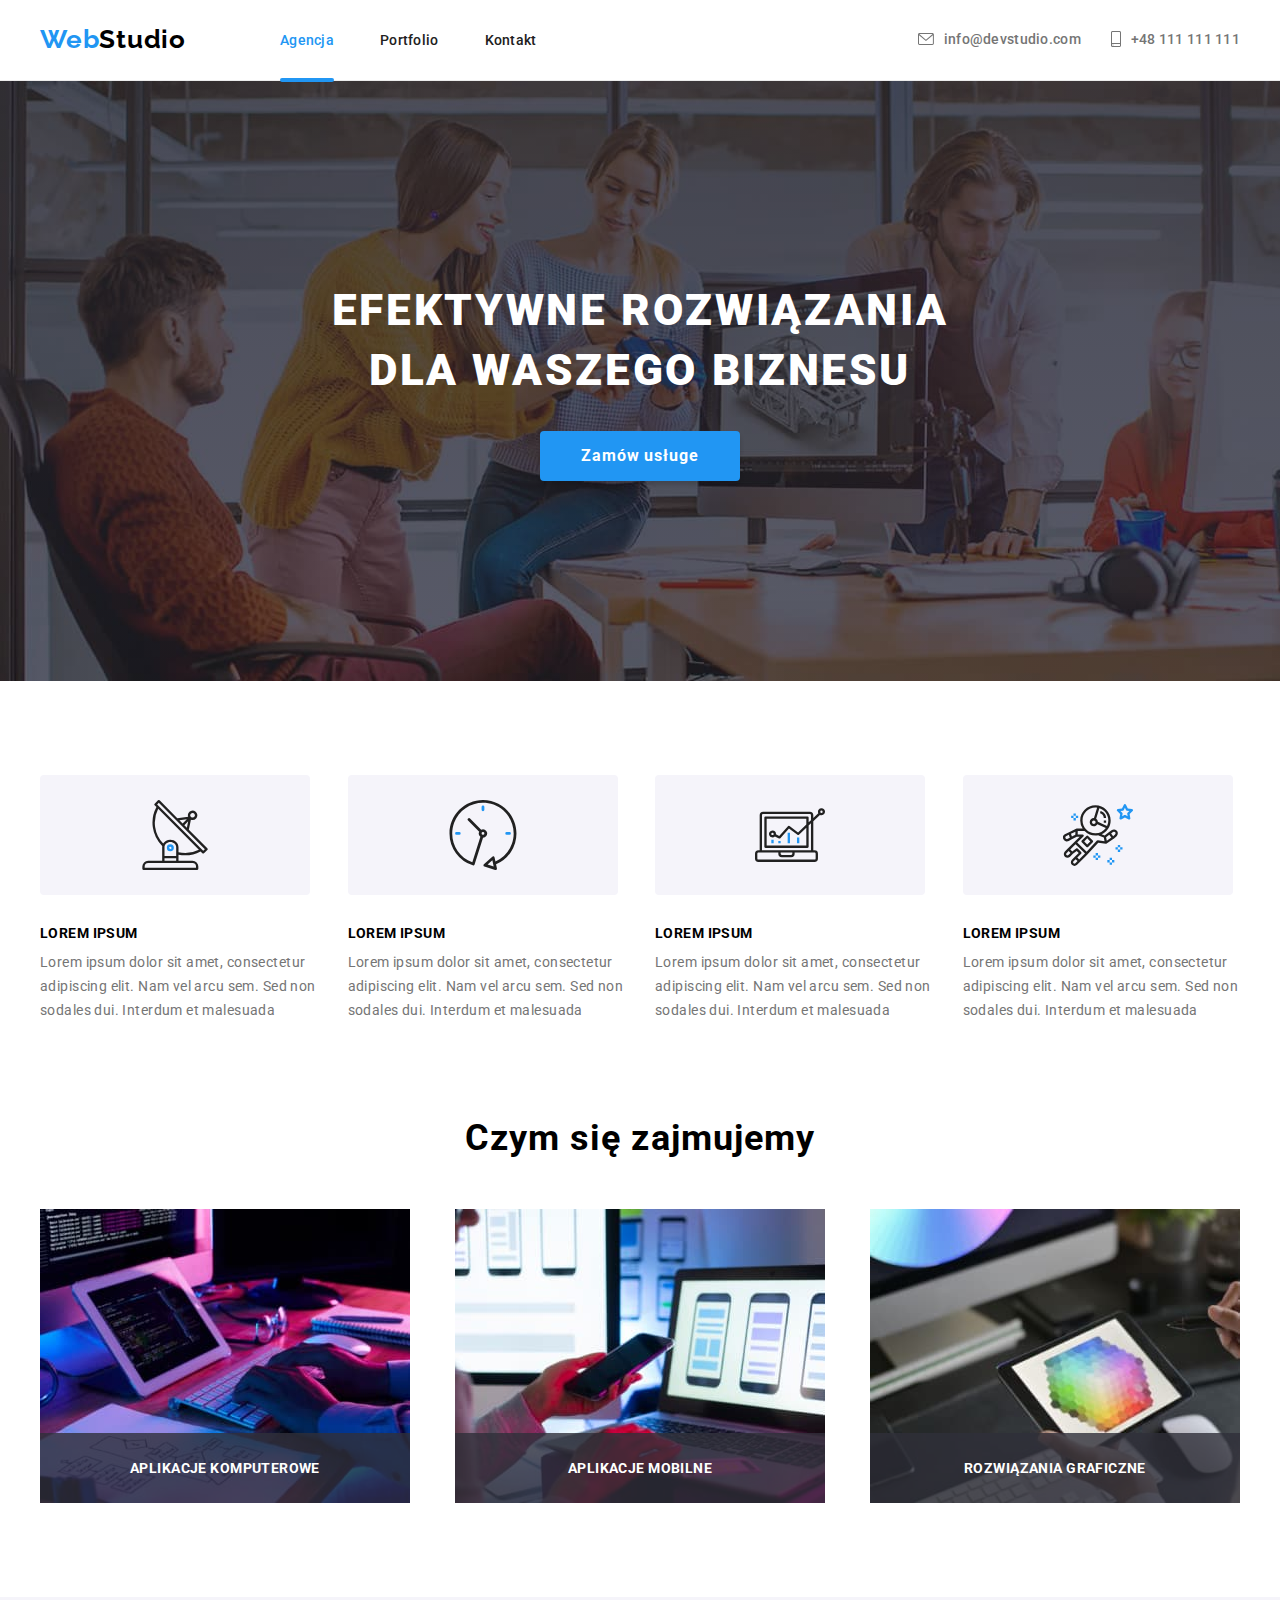
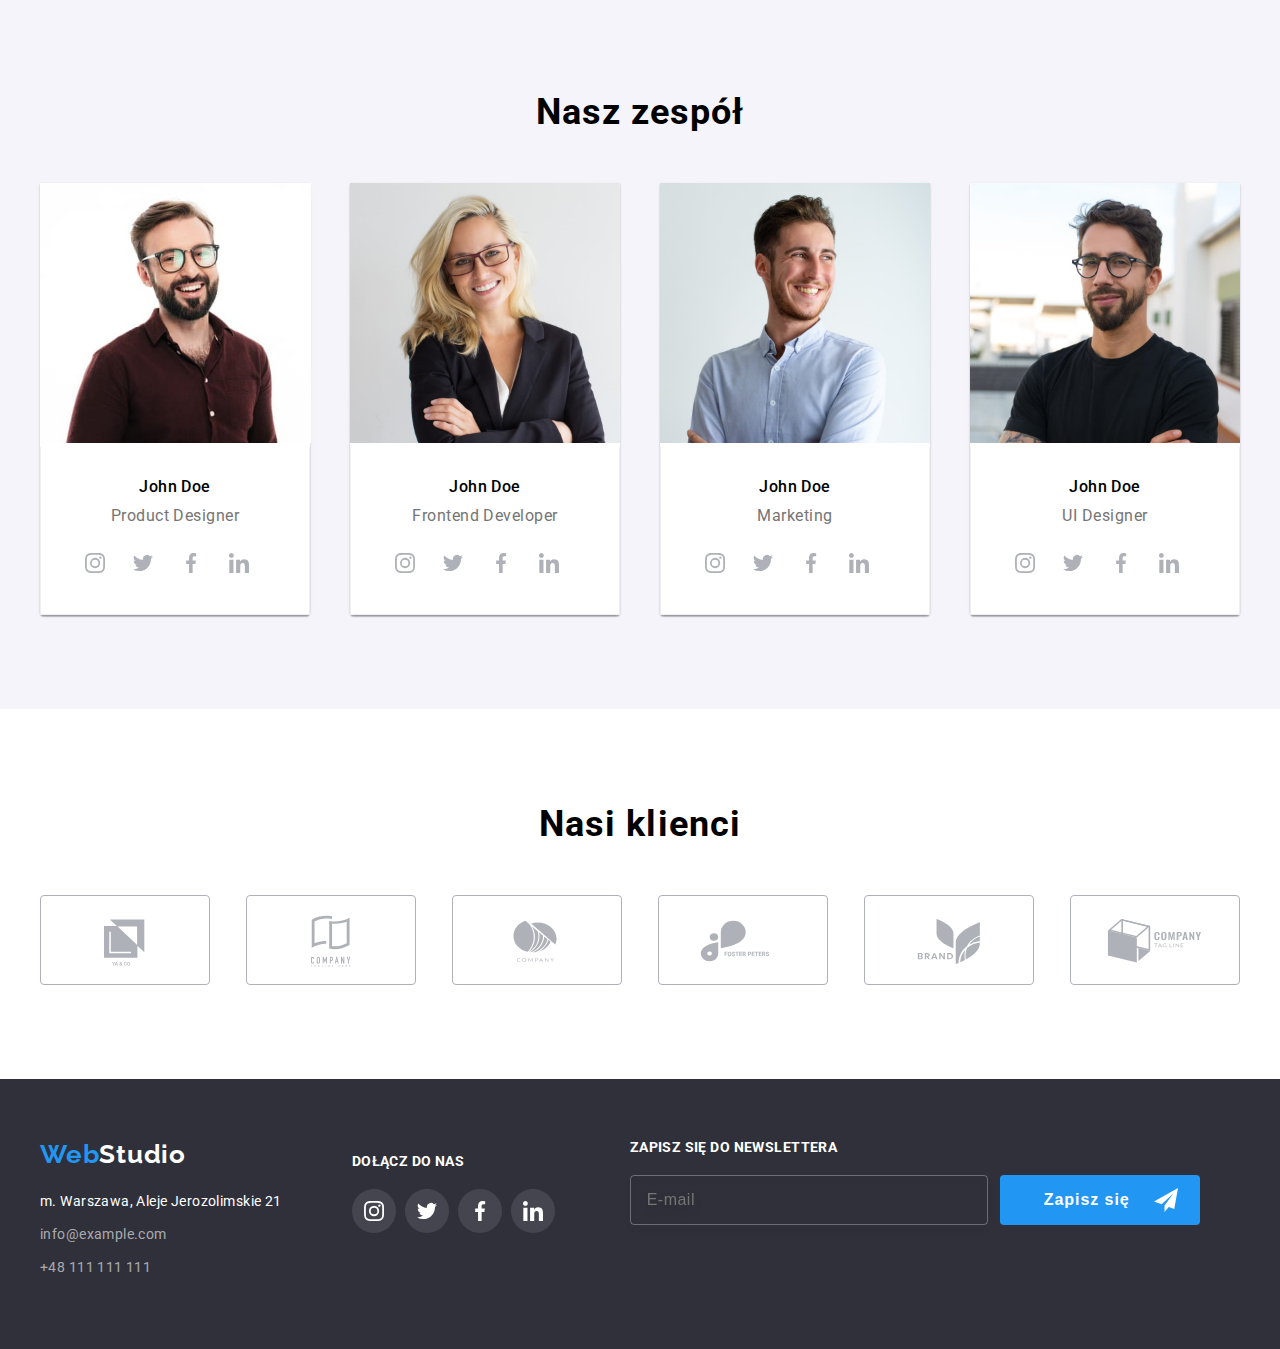
<file: index.html>
<!DOCTYPE html>
<html lang="pl">
  <head>
    <meta charset="UTF-8" />
    <meta http-equiv="X-UA-Compatible" content="IE=edge" />
    <meta
      name="description"
      content="GoIT Full Stack Developer Repozytorium: goit-markup-hw-04444"
    />
    <title>WebStudio</title>
    <link rel="preconnect" href="https://fonts.googleapis.com" />
    <link rel="preconnect" href="https://fonts.gstatic.com" crossorigin />
    <link
      href="https://fonts.googleapis.com/css2?family=Raleway:wght@700&amp;family=Roboto:wght@400;500;700;900&amp;display=swap"
      rel="stylesheet"
    />
    <link href="./css/styles.css" rel="stylesheet" />
  </head>
  <!-- body -->
  <body>
    <!-- header  -->
    <header>
      <div class="container flex">
        <nav class="flex flex--menu-gap">
          <a href="" class="logo__font"
            >Web<span class="logo__font logo__font--black">Studio</span></a
          >
          <ul class="flex menu__list">
            <li class="menu__item">
              <a href="./index.html" class="menu__link is-active">Agencja</a>
            </li>

            <li class="menu__item">
              <a href="./portfolio.html" class="menu__link">Portfolio</a>
            </li>
            <li class="menu__item">
              <a href="#" class="menu__link">Kontakt</a>
            </li>
          </ul>
        </nav>
        <ul class="flex contact__list">
          <li class="contact__item">
            <a href="mailto:info@devstudio.com" class="contact__link">
              <svg width="16" height="12" class="contact__icon">
                <use href="./images/icons.svg#icon-envelope"></use></svg
              >info@devstudio.com
            </a>
          </li>
          <li>
            <a href="tel:+48&nbsp111&nbsp111&nbsp111" class="contact__link">
              <svg width="10" height="16" class="contact__icon">
                <use href="./images/icons.svg#icon-smartphone"></use></svg
              >+48 111 111 111
            </a>
          </li>
        </ul>
      </div>
    </header>
    <!-- end header -->
    <main id="main">
      <section class="hero">
        <div class="hero__content">
          <h1 class="hero__title">
            EFEKTYWNE ROZWIĄZANIA<br />
            DLA WASZEGO BIZNESU
          </h1>
          <button type="button" class="hero__btn" data-modal-open>Zamów usługe</button>
        </div>
      </section>
      <!-- Section 0 - Nasze atrybuty  -->
      <section class="section">
        <div class="container">
          <ul class="flex">
            <li>
              <div class="card__box">
                <svg class="card__icon" width="70" height="70">
                  <use href="./images/icons.svg#icon-antenna"></use>
                </svg>
              </div>
              <h3 class="card__title-primary">LOREM IPSUM</h3>
              <p class="card__description-primary">
                Lorem ipsum dolor sit amet, consectetur adipiscing elit. Nam vel arcu sem. Sed non
                sodales dui. Interdum et malesuada
              </p>
            </li>
            <li>
              <div class="card__box">
                <svg class="card__icon" width="70" height="70">
                  <use href="./images/icons.svg#icon-clock"></use>
                </svg>
              </div>
              <h3 class="card__title-primary">LOREM IPSUM</h3>
              <p class="card__description-primary">
                Lorem ipsum dolor sit amet, consectetur adipiscing elit. Nam vel arcu sem. Sed non
                sodales dui. Interdum et malesuada
              </p>
            </li>
            <li>
              <div class="card__box">
                <svg class="card__icon" width="70" height="70">
                  <use href="./images/icons.svg#icon-diagram"></use>
                </svg>
              </div>
              <h3 class="card__title-primary">LOREM IPSUM</h3>
              <p class="card__description-primary">
                Lorem ipsum dolor sit amet, consectetur adipiscing elit. Nam vel arcu sem. Sed non
                sodales dui. Interdum et malesuada
              </p>
            </li>
            <li>
              <div class="card__box">
                <svg class="card__icon" width="70" height="70">
                  <use href="./images/icons.svg#icon-astronaut"></use>
                </svg>
              </div>
              <h3 class="card__title-primary">LOREM IPSUM</h3>
              <p class="card__description-primary">
                Lorem ipsum dolor sit amet, consectetur adipiscing elit. Nam vel arcu sem. Sed non
                sodales dui. Interdum et malesuada
              </p>
            </li>
          </ul>
        </div>
      </section>
      <!-- end Section - 0 -->
      <!-- Section 1 - Czym się zajmujemy -->
      <section class="section section--pt">
        <div class="container">
          <h2>Czym się zajmujemy</h2>
          <ul class="flex">
            <li class="card__thumb">
              <img
                src="./images/section1_1.jpg"
                alt="Tablet i klawiatura programisty"
                height="294"
                class="block"
              />
              <h3 class="card__title-primary card__label">Aplikacje komputerowe</h3>
            </li>
            <li class="card__thumb">
              <img
                src="./images/section1_2.jpg"
                alt="Laptop i smartfon - narzędzia współczesnego programisty"
                height="294"
                class="block"
              />
              <h3 class="card__title-primary card__label">Aplikacje mobilne</h3>
            </li>
            <li class="card__thumb">
              <img src="./images/section1_3.jpg" alt="Paleta kolorów" height="294" class="block" />
              <h3 class="card__title-primary card__label">Rozwiązania graficzne</h3>
            </li>
          </ul>
        </div>
      </section>
      <!-- end Section 1 - Czym się zajmujemy -->
      <!-- Section 2 - Nasz zespół -->
      <section class="section" style="background: #f5f4fa">
        <div class="container">
          <h2>Nasz zespół</h2>
          <ul class="flex">
            <li>
              <figure class="card">
                <img src="./images/section2_1.jpg" alt="John Doe - Product Designer" height="260" />
                <figcaption class="card__caption">
                  <h3 class="card__title-secondary">John Doe</h3>
                  <p class="card__description-secondary">Product Designer</p>
                  <!-- social link -->
                  <ul class="link-list">
                    <!-- instagram link -->
                    <li class="link-list__item">
                      <a
                        href="https://www.instagram.com/"
                        target="_blank"
                        rel="noopener noreferrer"
                        class="link-list__link"
                      >
                        <svg width="44" height="44">
                          <use href="./images/icons.svg#icon-instagram"></use>
                        </svg>
                      </a>
                    </li>
                    <!-- twitter link -->
                    <li class="link-list__item">
                      <a
                        href="https://twitter.com/"
                        target="_blank"
                        rel="noopener noreferrer"
                        class="link-list__link"
                      >
                        <svg width="44" height="44">
                          <use href="./images/icons.svg#icon-twitter"></use>
                        </svg>
                      </a>
                    </li>
                    <!-- facebook link -->
                    <li class="link-list__item">
                      <a
                        href="https://www.facebook.com/"
                        target="_blank"
                        rel="noopener noreferrer"
                        class="link-list__link"
                      >
                        <svg width="44" height="44">
                          <use href="./images/icons.svg#icon-facebook"></use>
                        </svg>
                      </a>
                    </li>
                    <!-- linkedin link -->
                    <li class="link-list__item">
                      <a
                        href="https://pl.linkedin.com/"
                        target="_blank"
                        rel="noopener noreferrer"
                        class="link-list__link"
                      >
                        <svg width="44" height="44">
                          <use href="./images/icons.svg#icon-linkedin"></use>
                        </svg>
                      </a>
                    </li>
                  </ul>
                  <!-- end social link -->
                </figcaption>
              </figure>
            </li>
            <li>
              <figure class="card">
                <img
                  src="./images/section2_2.jpg"
                  alt="John Doe - Frontend Developer"
                  height="260"
                />
                <figcaption class="card__caption">
                  <h3 class="card__title-secondary">John Doe</h3>
                  <p class="card__description-secondary">Frontend Developer</p>
                  <!-- social link -->
                  <ul class="link-list">
                    <!-- instagram link -->
                    <li class="link-list__item">
                      <a
                        href="https://www.instagram.com/"
                        target="_blank"
                        rel="noopener noreferrer"
                        class="link-list__link"
                      >
                        <svg width="44" height="44">
                          <use href="./images/icons.svg#icon-instagram"></use>
                        </svg>
                      </a>
                    </li>
                    <!-- twitter link -->
                    <li class="link-list__item">
                      <a
                        href="https://twitter.com/"
                        target="_blank"
                        rel="noopener noreferrer"
                        class="link-list__link"
                      >
                        <svg width="44" height="44">
                          <use href="./images/icons.svg#icon-twitter"></use>
                        </svg>
                      </a>
                    </li>
                    <!-- facebook link -->
                    <li class="link-list__item">
                      <a
                        href="https://www.facebook.com/"
                        target="_blank"
                        rel="noopener noreferrer"
                        class="link-list__link"
                      >
                        <svg width="44" height="44">
                          <use href="./images/icons.svg#icon-facebook"></use>
                        </svg>
                      </a>
                    </li>
                    <!-- linkedin link -->
                    <li class="link-list__item">
                      <a
                        href="https://pl.linkedin.com/"
                        target="_blank"
                        rel="noopener noreferrer"
                        class="link-list__link"
                      >
                        <svg width="44" height="44">
                          <use href="./images/icons.svg#icon-linkedin"></use>
                        </svg>
                      </a>
                    </li>
                  </ul>
                  <!-- end social link -->
                </figcaption>
              </figure>
            </li>
            <li>
              <figure class="card">
                <img src="./images/section2_3.jpg" alt="John Doe - Marketing" height="260" />
                <figcaption class="card__caption">
                  <h3 class="card__title-secondary">John Doe</h3>
                  <p class="card__description-secondary">Marketing</p>
                  <!-- social link -->
                  <ul class="link-list">
                    <!-- instagram link -->
                    <li class="link-list__item">
                      <a
                        href="https://www.instagram.com/"
                        target="_blank"
                        rel="noopener noreferrer"
                        class="link-list__link"
                      >
                        <svg width="44" height="44">
                          <use href="./images/icons.svg#icon-instagram"></use>
                        </svg>
                      </a>
                    </li>
                    <!-- twitter link -->
                    <li class="link-list__item">
                      <a
                        href="https://twitter.com/"
                        target="_blank"
                        rel="noopener noreferrer"
                        class="link-list__link"
                      >
                        <svg width="44" height="44">
                          <use href="./images/icons.svg#icon-twitter"></use>
                        </svg>
                      </a>
                    </li>
                    <!-- facebook link -->
                    <li class="link-list__item">
                      <a
                        href="https://www.facebook.com/"
                        target="_blank"
                        rel="noopener noreferrer"
                        class="link-list__link"
                      >
                        <svg width="44" height="44">
                          <use href="./images/icons.svg#icon-facebook"></use>
                        </svg>
                      </a>
                    </li>
                    <!-- linkedin link -->
                    <li class="link-list__item">
                      <a
                        href="https://pl.linkedin.com/"
                        target="_blank"
                        rel="noopener noreferrer"
                        class="link-list__link"
                      >
                        <svg width="44" height="44">
                          <use href="./images/icons.svg#icon-linkedin"></use>
                        </svg>
                      </a>
                    </li>
                  </ul>
                  <!-- end social link -->
                </figcaption>
              </figure>
            </li>
            <li>
              <figure class="card">
                <img src="./images/section2_4.jpg" alt="John Doe - UI Designer" height="260" />
                <figcaption class="card__caption">
                  <h3 class="card__title-secondary">John Doe</h3>
                  <p class="card__description-secondary">UI Designer</p>
                  <!-- social link -->
                  <ul class="link-list">
                    <!-- instagram link -->
                    <li class="link-list__item">
                      <a
                        href="https://www.instagram.com/"
                        target="_blank"
                        rel="noopener noreferrer"
                        class="link-list__link"
                      >
                        <svg width="44" height="44">
                          <use href="./images/icons.svg#icon-instagram"></use>
                        </svg>
                      </a>
                    </li>
                    <!-- twitter link -->
                    <li class="link-list__item">
                      <a
                        href="https://twitter.com/"
                        target="_blank"
                        rel="noopener noreferrer"
                        class="link-list__link"
                      >
                        <svg width="44" height="44">
                          <use href="./images/icons.svg#icon-twitter"></use>
                        </svg>
                      </a>
                    </li>
                    <!-- facebook link -->
                    <li class="link-list__item">
                      <a
                        href="https://www.facebook.com/"
                        target="_blank"
                        rel="noopener noreferrer"
                        class="link-list__link"
                      >
                        <svg width="44" height="44">
                          <use href="./images/icons.svg#icon-facebook"></use>
                        </svg>
                      </a>
                    </li>
                    <!-- linkedin link -->
                    <li class="link-list__item">
                      <a
                        href="https://pl.linkedin.com/"
                        target="_blank"
                        rel="noopener noreferrer"
                        class="link-list__link"
                      >
                        <svg width="44" height="44">
                          <use href="./images/icons.svg#icon-linkedin"></use>
                        </svg>
                      </a>
                    </li>
                  </ul>
                  <!-- end social link -->
                </figcaption>
              </figure>
            </li>
          </ul>
        </div>
      </section>
      <!-- end Section 2 - Nasz zespół -->
    </main>
    <!-- end main -->
    <!-- Nasi klienci -->
    <section id="clients" class="section">
      <div class="container">
        <h2>Nasi klienci</h2>
        <ul class="flex">
          <!-- logo client 1 -->
          <li class="card__logo">
            <!-- <figure class="card__logo"> -->
            <a
              href="https://twitter.com/"
              target="_blank"
              rel="noopener noreferrer"
              class="link-list__link"
            >
              <svg width="106" height="60">
                <use href="./images/icons.svg#icon-Logo_client_1"></use>
              </svg>
            </a>
            <!-- </figure> -->
          </li>
          <!-- logo client 2 -->
          <li class="card__logo">
            <!-- <figure class="card__logo"> -->
            <a
              href="https://twitter.com/"
              target="_blank"
              rel="noopener noreferrer"
              class="link-list__link"
            >
              <svg width="106" height="60">
                <use href="./images/icons.svg#icon-Logo_client_2"></use>
              </svg>
            </a>
            <!-- </figure> -->
          </li>
          <!-- logo client 3 -->
          <li class="card__logo">
            <!-- <figure class="card__logo"> -->
            <a
              href="https://twitter.com/"
              target="_blank"
              rel="noopener noreferrer"
              class="link-list__link"
            >
              <svg width="106" height="60">
                <use href="./images/icons.svg#icon-Logo_client_3"></use>
              </svg>
            </a>
            <!-- </figure> -->
          </li>
          <!-- logo client 4 -->
          <li class="card__logo">
            <!-- <figure class="card__logo"> -->
            <a
              href="https://twitter.com/"
              target="_blank"
              rel="noopener noreferrer"
              class="link-list__link"
            >
              <svg width="106" height="60">
                <use href="./images/icons.svg#icon-Logo_client_4"></use>
              </svg>
            </a>
            <!-- </figure> -->
          </li>
          <!-- logo client 5 -->
          <li class="card__logo">
            <!-- <figure class="card__logo"> -->
            <a
              href="https://twitter.com/"
              target="_blank"
              rel="noopener noreferrer"
              class="link-list__link"
            >
              <svg width="106" height="60">
                <use href="./images/icons.svg#icon-Logo_client_5"></use>
              </svg>
            </a>
            <!-- </figure> -->
          </li>
          <!-- logo client 6 -->
          <li class="card__logo">
            <!-- <figure class="card__logo" style="margin-right: 0"> -->
            <a
              href="https://twitter.com/"
              target="_blank"
              rel="noopener noreferrer"
              class="link-list__link"
            >
              <svg width="106" height="60">
                <use href="./images/icons.svg#icon-Logo_client_6"></use>
              </svg>
            </a>
            <!-- </figure> -->
          </li>
        </ul>
      </div>
    </section>
    <!-- end Nasi klienci -->
    <!-- footer -->
    <footer class="footer">
      <div class="container flex footer__flex">
        <div>
          <a href="" class="logo__font"
            >Web<span class="logo__font logo__font--white">Studio</span></a
          >
          <!-- <a href="" class="logo-fonts"> Web<span class="studio-color-foo">Studio</span> </a> -->
          <address class="footer__address">
            <ul class="footer__address-list">
              <li class="footer__address-item">m. Warszawa, Aleje Jerozolimskie 21</li>
              <li class="footer__address-item">
                <a class="footer__address-link" href="mailto:info@example.com">info@example.com</a>
              </li>
              <li class="footer__address-item">
                <a class="footer__address-link" href="tel:+48&nbsp111&nbsp111&nbsp111"
                  >+48 111 111 111</a
                >
              </li>
            </ul>
          </address>
        </div>
        <div class="footer__social">
          <h3 class="footer__social-title">Dołącz do nas</h3>
          <!-- social link -->
          <ul class="link-list link-list--padding">
            <!-- instagram link -->
            <li class="link-list__item">
              <a
                href="https://www.instagram.com/"
                target="_blank"
                rel="noopener noreferrer"
                class="link-list__link"
              >
                <svg width="44" height="44">
                  <use href="./images/icons.svg#icon-soc_link_instagram"></use>
                </svg>
              </a>
            </li>
            <!-- twitter link -->
            <li class="link-list__item">
              <a
                href="https://twitter.com/"
                target="_blank"
                rel="noopener noreferrer"
                class="link-list__link"
              >
                <svg width="44" height="44">
                  <use href="./images/icons.svg#icon-soc_link_twitter"></use>
                </svg>
              </a>
            </li>
            <!-- facebook link -->
            <li class="link-list__item">
              <a
                href="https://www.facebook.com/"
                target="_blank"
                rel="noopener noreferrer"
                class="link-list__link"
              >
                <svg width="44" height="44">
                  <use href="./images/icons.svg#icon-soc_link_facebook"></use>
                </svg>
              </a>
            </li>
            <!-- linkedin link -->
            <li class="link-list__item">
              <a
                href="https://pl.linkedin.com/"
                target="_blank"
                rel="noopener noreferrer"
                class="link-list__link"
              >
                <svg width="44" height="44">
                  <use href="./images/icons.svg#icon-soc_link_linkedin"></use>
                </svg>
              </a>
            </li>
          </ul>
          <!-- end social link -->
        </div>
        <!-- save to newletter -->
        <div>
          <form name="form-newsletter" class="form-newsletter">
            <label class="form-newsletter__label" for="user_email">Zapisz się do newslettera</label>
            <div class="flex newsletter__flex">
              <input
                class="form-newsletter__input"
                type="email"
                name="data-email"
                id="user_email"
                placeholder="E-mail"
                required
              />
              <button class="form-newsletter__btn-send" type="submit">
                Zapisz się
                <svg width="24" height="24"><use href="./images/icons.svg#icon-send"></use></svg>
              </button>
            </div>
          </form>
        </div>
      </div>
    </footer>
    <!-- end footer -->
    <!-- modal-->
    <div class="backdrop is-hidden" data-modal>
      <div class="modal">
        <button type="button" class="btn__close" data-modal-close tabindex="7">
          <svg class="icon icon__cross">
            <use href="./images/icons.svg#icon-btn_close"></use>
          </svg>
        </button>
        <p class="form-user__header">Zostaw swoje dane w formularzu poniżej</p>
        <form name="form-user" class="form-user">
          <div class="icon__container">
            <label class="form-user__label-name" for="name"> Imie </label>
            <input
              class="form-user__input-name"
              type="text"
              name="data-name"
              id="name"
              required
              pattern="[A-Z][a-zA-Z0-9]{1,}"
              title="First capital letter"
              tabindex="1"
            />
            <svg class="icon name__icon">
              <use href="./images/icons.svg#icon-user"></use>
            </svg>
          </div>
          <div class="icon__container">
            <label class="form-user__label-phone" for="phone"> Telefon </label>
            <input
              class="form-user__input-phone"
              type="tel"
              name="data-phone"
              id="phone"
              minlength="9"
              required
              pattern="\d{3}[\-]\d{3}[\-]\d{3}"
              title="Phone Number in the format of: 123-456-789"
              tabindex="2"
            />
            <svg class="icon phone__icon">
              <use href="./images/icons.svg#icon-phone"></use>
            </svg>
          </div>
          <div class="icon__container">
            <label class="form-user__label-email" for="email"> Email </label>
            <input
              class="form-user__input-email"
              type="email"
              name="data-email"
              id="email"
              required
              tabindex="3"
            />
            <svg class="icon email__icon">
              <use href="./images/icons.svg#icon-email"></use>
            </svg>
          </div>
          <label class="form-user__label-comment" for="comment">Komentarz</label>
          <textarea
            class="form-user__textarea-comment"
            placeholder="Wprowadź tekst"
            name="data-comment"
            id="comment"
            tabindex="4"
          ></textarea>
          <div class="form-user__checkbox">
            <input
              type="checkbox"
              name="data-rodo"
              value="agreement"
              id="privacy_policy"
              required
              tabindex="5"
            />
            <label class="form-user__checkbox-label" for="privacy_policy"
              ><svg class="form-user__checkbox-svg">
                <use href="./images/icons.svg#icon-check"></use></svg
              >Oświadczam iż akceptuję
              <span class="form-user__checkbox-label--text-highlight">Regulamin</span> i
              <span class="form-user__checkbox-label--text-highlight"
                >Politykę Prywatności.</span
              ></label
            >
          </div>
          <!-- <button class="form-user__submit" type="submit" tabindex="6">Wyślij mnie</button> -->
          <input class="form-user__submit" type="submit" value="Wyślij" tabindex="6" />
        </form>
      </div>
    </div>
    <!-- end modal-->
    <!-- end footer -->
    <script src="./js/modal.js"></script>
  </body>
  <!-- body -->
</html>
</file>
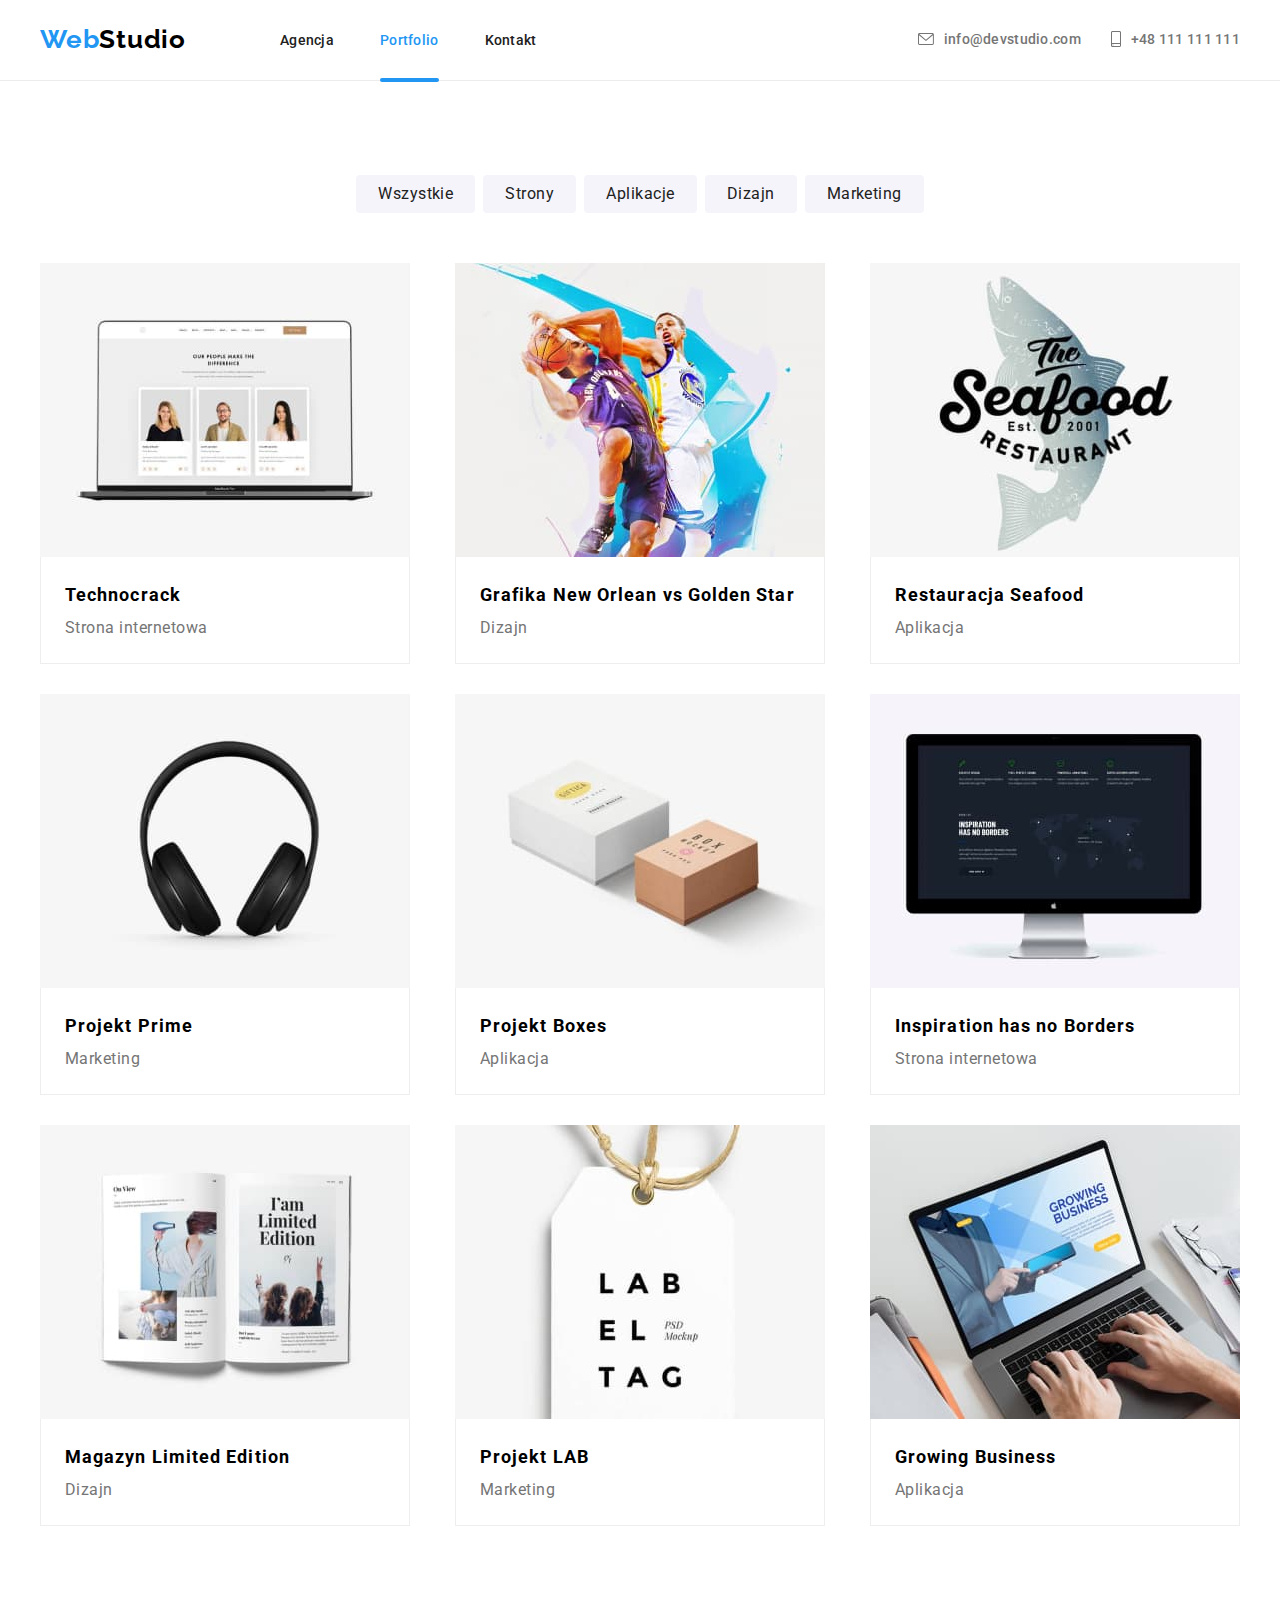
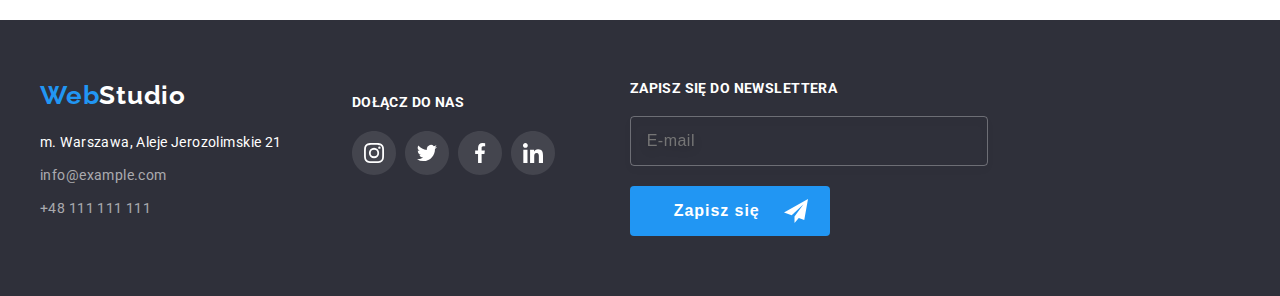
<file: portfolio.html>
<!DOCTYPE html>
<html lang="pl">
  <head>
    <meta charset="UTF-8" />
    <meta http-equiv="X-UA-Compatible" content="IE=edge" />
    <meta
      name="description"
      content="GoIT  Full Stack Developer  Repozytorium:
        goit-markup-hw-04"
    />
    <title>WebStudio</title>
    <link rel="preconnect" href="https://fonts.googleapis.com" />
    <link rel="preconnect" href="https://fonts.gstatic.com" crossorigin />
    <link
      href="https://fonts.googleapis.com/css2?family=Raleway:wght@700&amp;family=Roboto:wght@400;500;700;900&amp;display=swap"
      rel="stylesheet"
    />
    <link href="./css/styles.css" rel="stylesheet" />
  </head>
  <!-- body -->
  <body>
    <!-- header  -->
    <header>
      <div class="container flex">
        <nav class="flex flex--menu-gap">
          <a href="" class="logo__font"
            >Web<span class="logo__font logo__font--black">Studio</span></a
          >
          <ul class="flex menu__list">
            <li class="menu__item">
              <a href="./index.html" class="menu__link">Agencja</a>
            </li>

            <li class="menu__item">
              <a href="./portfolio.html" class="menu__link is-active">Portfolio</a>
            </li>
            <li class="menu__item">
              <a href="#" class="menu__link">Kontakt</a>
            </li>
          </ul>
        </nav>
        <ul class="flex contact__list">
          <li class="contact__item">
            <a href="mailto:info@devstudio.com" class="contact__link">
              <svg width="16" height="12" class="contact__icon">
                <use href="./images/icons.svg#icon-envelope"></use></svg
              >info@devstudio.com
            </a>
          </li>
          <li>
            <a href="tel:+48&nbsp111&nbsp111&nbsp111" class="contact__link">
              <svg width="10" height="16" class="contact__icon">
                <use href="./images/icons.svg#icon-smartphone"></use></svg
              >+48 111 111 111
            </a>
          </li>
        </ul>
      </div>
    </header>
    <!-- end header -->
    <!-- Section 3 - portfolio -->
    <section class="section">
      <!-- container -->
      <div class="container">
        <!-- ul - buttons -->
        <ul class="flex btn__nav">
          <li>
            <button type="button" class="btn__nav-body">Wszystkie</button>
          </li>
          <li>
            <button type="button" class="btn__nav-body">Strony</button>
          </li>
          <li>
            <button type="button" class="btn__nav-body">Aplikacje</button>
          </li>
          <li>
            <button type="button" class="btn__nav-body">Dizajn</button>
          </li>
          <li>
            <button type="button" class="btn__nav-body">Marketing</button>
          </li>
        </ul>
        <!-- End -ul- buttons -->
        <!-- Images portfolio-->
        <ul class="flex wrap">
          <li class="card__item">
            <figure class="card__shadow">
              <div class="card__image">
                <img
                  src="./images/section3_1.jpg"
                  alt="osoby odpowiedzialne za Strone internetową"
                  width="370"
                  height="294"
                />
                <div class="card__overlay">
                  <p class="card__overlay--text">
                    Technocrack jest popularną platformą wykorzystywaną do rozpowszechniania
                    koronawirusa. Firmy wykorzystują tę platformę do celów szpiegowskich i ataków na
                    niezabezpieczone serwery konkurencji.
                  </p>
                </div>
              </div>
              <figcaption class="card__caption card__caption--padding">
                <h3 class="card__title-third card__title-third--mb">Technocrack</h3>
                <p class="card__description-secondary card__description-secondary--lh">
                  Strona internetowa
                </p>
              </figcaption>
            </figure>
          </li>
          <li class="card__item">
            <figure class="card__shadow">
              <div class="card__image">
                <img
                  src="./images/section3_2.jpg"
                  alt="pojedynek koszykarzy New Orlean vs Golden Star"
                  width="370"
                  height="294"
                />
                <div class="card__overlay">
                  <p class="card__overlay--text">
                    Technocrack jest popularną platformą wykorzystywaną do rozpowszechniania
                    koronawirusa. Firmy wykorzystują tę platformę do celów szpiegowskich i ataków na
                    niezabezpieczone serwery konkurencji.
                  </p>
                </div>
              </div>
              <figcaption class="card__caption card__caption--padding">
                <h3 class="card__title-third card__title-third--mb">
                  Grafika New Orlean vs Golden Star
                </h3>
                <p class="card__description-secondary card__description-secondary--lh">Dizajn</p>
              </figcaption>
            </figure>
          </li>
          <li class="card__item">
            <figure class="card__shadow">
              <div class="card__image">
                <img
                  src="./images/section3_3.jpg"
                  alt="logo restauracji"
                  width="370"
                  height="294"
                />
                <div class="card__overlay">
                  <p class="card__overlay--text">
                    Technocrack jest popularną platformą wykorzystywaną do rozpowszechniania
                    koronawirusa. Firmy wykorzystują tę platformę do celów szpiegowskich i ataków na
                    niezabezpieczone serwery konkurencji.
                  </p>
                </div>
              </div>
              <figcaption class="card__caption card__caption--padding">
                <h3 class="card__title-third card__title-third--mb">Restauracja Seafood</h3>
                <p class="card__description-secondary card__description-secondary--lh">Aplikacja</p>
              </figcaption>
            </figure>
          </li>
          <li class="card__item">
            <figure class="card__shadow">
              <div class="card__image">
                <img src="./images/section3_4.jpg" alt="słuchawki" width="370" height="294" />
                <div class="card__overlay">
                  <p class="card__overlay--text">
                    Technocrack jest popularną platformą wykorzystywaną do rozpowszechniania
                    koronawirusa. Firmy wykorzystują tę platformę do celów szpiegowskich i ataków na
                    niezabezpieczone serwery konkurencji.
                  </p>
                </div>
              </div>
              <figcaption class="card__caption card__caption--padding">
                <h3 class="card__title-third card__title-third--mb">Projekt Prime</h3>
                <p class="card__description-secondary card__description-secondary--lh">Marketing</p>
              </figcaption>
            </figure>
          </li>
          <li class="card__item">
            <figure class="card__shadow">
              <div class="card__image">
                <img src="./images/section3_5.jpg" alt="pudełka" width="370" height="294" />
                <div class="card__overlay">
                  <p class="card__overlay--text">
                    Technocrack jest popularną platformą wykorzystywaną do rozpowszechniania
                    koronawirusa. Firmy wykorzystują tę platformę do celów szpiegowskich i ataków na
                    niezabezpieczone serwery konkurencji.
                  </p>
                </div>
              </div>
              <figcaption class="card__caption card__caption--padding">
                <h3 class="card__title-third card__title-third--mb">Projekt Boxes</h3>
                <p class="card__description-secondary card__description-secondary--lh">Aplikacja</p>
              </figcaption>
            </figure>
          </li>
          <li class="card__item">
            <figure class="card__shadow">
              <div class="card__image">
                <img
                  src="./images/section3_6.jpg"
                  alt="Apple - monitor "
                  width="370"
                  height="294"
                />
                <div class="card__overlay">
                  <p class="card__overlay--text">
                    Technocrack jest popularną platformą wykorzystywaną do rozpowszechniania
                    koronawirusa. Firmy wykorzystują tę platformę do celów szpiegowskich i ataków na
                    niezabezpieczone serwery konkurencji.
                  </p>
                </div>
              </div>
              <figcaption class="card__caption card__caption--padding">
                <h3 class="card__title-third card__title-third--mb">Inspiration has no Borders</h3>
                <p class="card__description-secondary card__description-secondary--lh">
                  Strona internetowa
                </p>
              </figcaption>
            </figure>
          </li>
          <li class="card__item">
            <figure class="card__shadow">
              <div class="card__image">
                <img
                  src="./images/section3_7.jpg    "
                  alt="Pierwsza Strona magazynu"
                  width="370"
                  height="294"
                />
                <div class="card__overlay">
                  <p class="card__overlay--text">
                    Technocrack jest popularną platformą wykorzystywaną do rozpowszechniania
                    koronawirusa. Firmy wykorzystują tę platformę do celów szpiegowskich i ataków na
                    niezabezpieczone serwery konkurencji.
                  </p>
                </div>
              </div>
              <figcaption class="card__caption card__caption--padding">
                <h3 class="card__title-third card__title-third--mb">Magazyn Limited Edition</h3>
                <p class="card__description-secondary card__description-secondary--lh">Dizajn</p>
              </figcaption>
            </figure>
          </li>
          <li class="card__item">
            <figure class="card__shadow">
              <div class="card__image">
                <img
                  src="./images/section3_8.jpg"
                  alt="Etykieta z napisem LAB"
                  width="370"
                  height="294"
                />
                <div class="card__overlay">
                  <p class="card__overlay--text">
                    Technocrack jest popularną platformą wykorzystywaną do rozpowszechniania
                    koronawirusa. Firmy wykorzystują tę platformę do celów szpiegowskich i ataków na
                    niezabezpieczone serwery konkurencji.
                  </p>
                </div>
              </div>
              <figcaption class="card__caption card__caption--padding">
                <h3 class="card__title-third card__title-third--mb">Projekt LAB</h3>
                <p class="card__description-secondary card__description-secondary--lh">Marketing</p>
              </figcaption>
            </figure>
          </li>
          <li class="card__item">
            <figure class="card__shadow">
              <div class="card__image">
                <img
                  src="./images/section3_9.jpg"
                  alt="Ekran Laptopa z aplikacą - Growing Business"
                  width="370"
                  height="294"
                />
                <div class="card__overlay">
                  <p class="card__overlay--text">
                    Technocrack jest popularną platformą wykorzystywaną do rozpowszechniania
                    koronawirusa. Firmy wykorzystują tę platformę do celów szpiegowskich i ataków na
                    niezabezpieczone serwery konkurencji.
                  </p>
                </div>
              </div>
              <figcaption class="card__caption card__caption--padding">
                <h3 class="card__title-third card__title-third--mb">Growing Business</h3>
                <p class="card__description-secondary card__description-secondary--lh">Aplikacja</p>
              </figcaption>
            </figure>
          </li>
        </ul>
        <!-- End -ul- images portfolio-->
      </div>
      <!-- end container -->
    </section>
    <!-- End section 3 - Portfolio -->
    <!-- footer -->
    <footer class="footer">
      <div class="container flex footer__flex">
        <div>
          <a href="" class="logo__font"
            >Web<span class="logo__font logo__font--white">Studio</span></a
          >
          <!-- <a href="" class="logo-fonts"> Web<span class="studio-color-foo">Studio</span> </a> -->
          <address class="footer__address">
            <ul class="footer__address-list">
              <li class="footer__address-item">m. Warszawa, Aleje Jerozolimskie 21</li>
              <li class="footer__address-item">
                <a class="footer__address-link" href="mailto:info@example.com">info@example.com</a>
              </li>
              <li class="footer__address-item">
                <a class="footer__address-link" href="tel:+48&nbsp111&nbsp111&nbsp111"
                  >+48 111 111 111</a
                >
              </li>
            </ul>
          </address>
        </div>
        <div class="footer__social">
          <h3 class="footer__social-title">Dołącz do nas</h3>
          <!-- social link -->
          <ul class="link-list link-list--padding">
            <!-- instagram link -->
            <li class="link-list__item">
              <a
                href="https://www.instagram.com/"
                target="_blank"
                rel="noopener noreferrer"
                class="link-list__link"
              >
                <svg width="44" height="44">
                  <use href="./images/icons.svg#icon-soc_link_instagram"></use>
                </svg>
              </a>
            </li>
            <!-- twitter link -->
            <li class="link-list__item">
              <a
                href="https://twitter.com/"
                target="_blank"
                rel="noopener noreferrer"
                class="link-list__link"
              >
                <svg width="44" height="44">
                  <use href="./images/icons.svg#icon-soc_link_twitter"></use>
                </svg>
              </a>
            </li>
            <!-- facebook link -->
            <li class="link-list__item">
              <a
                href="https://www.facebook.com/"
                target="_blank"
                rel="noopener noreferrer"
                class="link-list__link"
              >
                <svg width="44" height="44">
                  <use href="./images/icons.svg#icon-soc_link_facebook"></use>
                </svg>
              </a>
            </li>
            <!-- linkedin link -->
            <li class="link-list__item">
              <a
                href="https://pl.linkedin.com/"
                target="_blank"
                rel="noopener noreferrer"
                class="link-list__link"
              >
                <svg width="44" height="44">
                  <use href="./images/icons.svg#icon-soc_link_linkedin"></use>
                </svg>
              </a>
            </li>
          </ul>
          <!-- end social link -->
        </div>
        <!-- save to newletter -->
        <div class="flex newsletter__flex">
          <form name="form-newsletter" class="form-newsletter">
            <label class="form-newsletter__label" for="user_email">Zapisz się do newslettera</label>
            <!-- <p> -->
            <input
              class="form-newsletter__input"
              type="email"
              name="data-email"
              id="user_email"
              placeholder="E-mail"
              required
            />
            <button class="form-newsletter__btn-send" type="submit">
              Zapisz się
              <svg width="24" height="24"><use href="./images/icons.svg#icon-send"></use></svg>
            </button>
          </form>
        </div>
      </div>
    </footer>
    <!-- end footer -->
  </body>
  <!-- body -->
</html>
</file>
<file: css/styles.css>
:root {
  --color-outline-section: #f44336;
  --style-outline: hidden;
  --color-text-primary: #2196f3;
  --color-text-secondary: #757575;
  --color-text-light: #fff;
  --color-text-dark: #212121;
  --bgcolor-primary: #2f303a;
  --bgcolor-select: #2196f3;
  --bgcolor-start: #ffeb3b;
  --bgcolor-end: #ff5722;
  --bgcolor-light: #fff;
  --bgcolor-body: #f5f4fa;
  --font-text-primary: 'Roboto', sans-serif;
  --font-text-secondary: 'Raleway', sans-serif;
}
/* Reset ------------------------------ */
*,
*::before,
*::after {
  /* modern-normalize set: box-sizing:  */
  /* box-sizing: border-box; */
  margin: 0;
  padding: 0;
}
ul {
  list-style: none;
}
a {
  text-decoration: none;
}
button {
  cursor: pointer;
}
body {
  font-family: var(--font-text-primary);
  background-color: white;
}
.section {
  padding: 94px 0;
}
.container {
  max-width: 1200px;
  margin: 0 auto;
}
.flex {
  display: flex;
  align-items: center;
  gap: 30px;
  justify-content: space-between;
}
.flex--menu-gap {
  gap: 94px;
}
.wrap {
  flex-wrap: wrap;
  padding-top: 50px;
  outline: 2px var(--style-outline) var(--color-outline-section);
}
.block {
  display: block;
}
/* typography ------------------------- */
h1 {
  font-weight: 900;
  font-size: 2.75rem;
  line-height: 1.3636;
  text-align: center;
  letter-spacing: 0.06em;
}
h2 {
  font-weight: 700;
  font-size: 2.25rem;
  line-height: 1.1666;
  text-align: center;
  letter-spacing: 0.03em;
  padding-bottom: 50px;
}
h3 {
  font-weight: 500;
  font-size: 1rem;
  line-height: 1.18;
  text-align: center;
  letter-spacing: 0.03em;
}
/* .text-component { */
/* font-size: 1rem; */
/* font-weight: 700; */
/* letter-spacing: 0.03em; */
/* line-height: 1.875; */
/* } */
/* .text-component__small { */
/* font-size: 0.875rem; */
/* line-height: 1.1428; */
/* } */
/* .text-component--tight { */
/* letter-spacing: 0.02em; */
/* } */
/* .text-component--wide { */
/* letter-spacing: 0.06em; */
/* } */
/* .text-component--font-sm { */
/* font-weight: 400; */
/* } */
/* .text-component--font-md { */
/* font-weight: 500; */
/* } */
/* .text-component--font-lg { */
/* font-weight: 700; */
/* } */
/* .text-component--font-xl { */
/* font-weight: 900; */
/* } */
/* .text-component--size-sm { */
/* font-size: 400; */
/* } */
/* .text-component--size-md { */
/* font-size: 500; */
/* } */
/* .text-component--size-lg { */
/* font-size: 700; */
/* } */
/* .text-component--size-xl { */
/* font-size: 900; */
/* } */
/* header ----------------------------- */
header {
  padding: 24px 0 25px;
  border-bottom: 1px solid #ececec;
  font-size: 0.875rem;
  font-weight: 500;
  letter-spacing: 0.02em;
  line-height: 1.1428;
}
/* logo */
.logo__font {
  font-family: var(--font-text-secondary);
  color: var(--color-text-primary);
  font-weight: 700;
  font-size: 1.625rem;
  line-height: 1.1923;
  letter-spacing: 0.03em;
}
.logo__font--black {
  color: #000;
}
.logo__font--white {
  color: #fff;
}
/* navigation -------------------------- */
.menu__list {
  gap: 46px;
}
.menu__link {
  color: var(--color-text-dark);
}
.menu__link:hover,
.menu__link:focus,
.menu__link:active {
  color: var(--color-text-primary);
}
.is-active {
  position: relative;
  color: var(--color-text-primary);
}
.is-active::after {
  content: '';
  position: absolute;
  display: block;
  top: 2.875rem;
  width: 100%;
  height: 4px;
  background-color: var(--color-text-primary);
  border-radius: 2px;
}
/* contact ----------------------------- */
.contact__link {
  color: var(--color-text-secondary);
}
.contact__link {
  display: flex;
  align-items: center;
}
.contact__link:hover {
  --color-icon-select: var(--color-text-primary);
  color: var(--color-text-primary);
}
.contact__icon {
  margin-right: 10px;
}
/* main - hero ------------------------------ */
.hero {
  /* height: 600px; */
  max-width: 1600px;
  margin: 0 auto;
  background-image: linear-gradient(rgba(47, 48, 58, 0.4) 25%, rgba(47, 48, 58, 0.2)),
    url('./../images/hero-main.jpg');
}
.hero__content {
  padding: 200px 0;
}
.hero__title {
  text-transform: uppercase;
  color: var(--color-text-light);
}
/* btn - Zamów usługę    */
.hero__btn {
  background: #2196f3;
  box-shadow: 0 4px 4px rgba(0, 0, 0, 0.15);
  border-radius: 4px;
  border: none;
  display: block;
  font-family: var(--font-text-primary);
  /*! font-style: italic; */
  font-weight: 700;
  line-height: 1.875;
  letter-spacing: 0.06em;
  color: #ffffff;
  margin: 30px auto 0px;
  padding: 10px 41px;
  font-size: 1rem;
}
/* Section - 0 ------------------------------ */
.card {
  width: 270px;
  background: #ffffff;
  box-shadow: 0 1px 3px rgba(0, 0, 0, 0.12), 0 1px 1px rgba(0, 0, 0, 0.14),
    0 2px 1px rgba(0, 0, 0, 0.2);
  border-radius: 0 0 4px 4px;
}
.card__logo {
  box-sizing: border-box;
  width: 170px;
  padding: 16px 0 12px;
  border: 1px solid #afb1b8;
  border-radius: 4px;
  display: inline-block;
}
.card__logo:hover {
  border-color: #2196f3;
}
.card__logo:hover,
.link-list__link:hover {
  --color-icon-select: #2196f3;
  --color-icon: #fff;
}
.card__thumb {
  position: relative;
  display: inline-block;
  z-index: -1;
}
.card__box {
  background: #f5f4fa;
  border-radius: 4px;
  width: 270px;
  height: 120px;
  display: inline-flex;
  margin-bottom: 30px;
}
.card__icon {
  margin: 25px auto 25px auto;
}
.card__title-primary {
  font-weight: 700;
  text-transform: capitalize;
  text-align: left;
  font-size: 0.875em;
  line-height: 1.1428;
  letter-spacing: 0.03em;
  text-transform: uppercase;
  margin-bottom: 10px;
}
.card__title-secondary {
  font-weight: 500;
  font-size: 1rem;
  line-height: 1.1875;
  letter-spacing: 0.03em;
  margin-bottom: 10px;
}
.card__title-third {
  font-weight: 700;
  text-align: left;
  font-size: 1.125rem;
  line-height: 2;
  letter-spacing: 0.06em;
  margin-bottom: 10px;
}
.card__title-third--mb {
  margin-bottom: 0;
}
.card__caption {
  padding-top: 30px;
  border: none;
  border-left: 1px solid #eeeeee;
  border-bottom: 1px solid #eeeeee;
  border-right: 1px solid #eeeeee;
}
.card__caption--padding {
  padding: 20px 24px;
}
.card__description-primary {
  /* line-height: 1.875; */
  letter-spacing: 0.03em;
  color: #757575;
  font-size: 0.875em;
  line-height: 1.71;
}
.card__description-secondary {
  font-weight: 400;
  letter-spacing: 0.03em;
  color: #757575;
  font-size: 1rem;
  line-height: 1.1875;
  text-align: center;
}
.card__description-secondary--lh {
  line-height: 1.875;
  text-align: left;
}
.card__shadow:hover {
  box-shadow: 0px 1px 1px rgba(0, 0, 0, 0.12), 0px 4px 4px rgba(0, 0, 0, 0.06),
    1px 4px 6px rgba(0, 0, 0, 0.16);
}
.card__image {
  position: relative;
  width: 370px;
  height: 294px;
  overflow: hidden;
}
.card__overlay {
  position: absolute;
  top: 0;
  left: 0;
  width: 100%;
  height: 100%;
  display: flex;
  align-items: center;
  background-color: rgba(33, 150, 243, 0.9);
  transform: translateY(100%);
  transition-property: transform;
  transition-duration: 250ms;
  transition-timing-function: ease;
}
.card__item:hover .card__overlay {
  transform: translateY(0);
}
.card__overlay--text {
  color: var(--color-text-light);
  font-size: 1.125em;
  line-height: 1.6;
  margin: 0 24px;
}
.card__label {
  position: absolute;
  left: 0;
  right: 0;
  bottom: 0;
  text-align: center;
  color: var(--color-text-light);
  line-height: 4.375rem;
  margin: 0;
  background: rgba(47, 48, 58, 0.8);
}
/* Section - 1 ------------------------------ */
.section--pt {
  padding-top: 0;
}
/* Section - 2 ------------------------------ */
/* Nasz zespół  */
.link-list {
  margin: 0;
  padding: 16px 32px 25px 32px;
}
.link-list__item {
  display: inline-block;
  margin: 0;
}
.link-list__link {
  align-items: center;
  background-color: transparent;
  display: flex;
  flex-direction: column;
  padding: 0px;
}
/* Page - portfolio ------------------------------ */
.btn__nav {
  gap: 8px;
  justify-content: center;
}
/* portfolio btn - nawigacyjne */
.btn__nav-body {
  font-family: var(--font-text-primary);
  font-size: 1em;
  line-height: 1.625;
  border: none;
  letter-spacing: 0.03em;
  border-radius: 4px;
  padding: 6px 22px;
  color: var(--color-text-dark);
  background: #f5f4fa;
}
.btn__nav-body:hover,
.btn__nav-body:focus {
  color: #fff;
  background: var(--bgcolor-select);
  /* shadow-middle */
  box-shadow: 0 3px 1px rgba(0, 0, 0, 0.1), 0 1px 2px rgba(0, 0, 0, 0.08),
    0 2px 2px rgba(0, 0, 0, 0.12);
  border-radius: 4px;
}
/* foooter ------------------------------ */
.footer {
  padding: 60px 0 60px;
  background: var(--bgcolor-primary);
}
.footer__address {
  padding-top: 20px;
}
.footer__address-list {
  display: inline-block;
  font-family: var(--font-text-primary);
  font-style: normal;
  font-size: 0.875em;
  line-height: 1.7142;
  letter-spacing: 0.03em;
  color: rgba(255, 255, 255);
  /* width: 246px; */
}
.footer__address-item {
  padding-bottom: 9px;
}
.footer__address-link {
  color: rgba(255, 255, 255, 0.6);
}
.footer__address-link:hover {
  color: var(--color-text-primary);
}
.link-list--padding {
  padding-top: 12px;
  padding-left: 0;
  padding-right: 0;
}
.footer__social .link-list__item {
  padding: 0;
  padding-right: 5px;
}
.footer__social-title {
  color: var(--color-text-light);
  /* font-style: normal; */
  font-weight: 700;
  font-size: 0.875rem;
  line-height: 1.1428;
  letter-spacing: 0.03em;
  text-transform: uppercase;
  padding-top: 1em;
  padding-bottom: 0.625em;
  text-align: left;
}
.footer__flex {
  gap: 70px;
  justify-content: flex-start;
  align-items: flex-start;
}
/* form send to newsletter ---------------- */
.newsletter__flex {
  gap: 12px;
  align-items: start;
}

.form-newsletter {
  display: flex;
  flex-direction: column;
  gap: 20px;
}
.form-newsletter__label {
  color: var(--color-text-light);
  font-weight: 700;
  font-size: 14px;
  line-height: 1.14285;
  letter-spacing: 0.03em;
  text-transform: uppercase;
}

.form-newsletter__input {
  box-sizing: border-box;
  width: 358px;
  height: 50px;
  border: 1px solid rgba(255, 255, 255, 0.3);
  filter: drop-shadow(0px 4px 4px rgba(0, 0, 0, 0.15));
  border-radius: 4px;
  background-color: transparent;
  color: rgba(255, 255, 255, 0.6);
  font-weight: 400;
  font-size: 1rem;
  letter-spacing: 0.03em;
  padding: 15px 16px;
  transition-property: border;
  transition-duration: 250ms;
  transition-timing-function: cubic-bezier(0.4, 0, 0.2, 1);
}

.form-newsletter__btn-send {
  width: 200px;
  height: 50px;
  display: flex;
  align-items: center;
  justify-content: center;
  gap: 24px;
  padding: 10px 0 10px 22px;
  font-weight: 700;
  font-size: 1rem;
  line-height: 1.875;
  letter-spacing: 0.06em;
  background-color: var(--bgcolor-select);
  border: none;
  color: var(--color-text-light);
  border-radius: 4px;
}

/* the modal ------------------------------ */
/* the modal (background) */
.backdrop {
  cursor: not-allowed;
  display: flex;
  background-color: hsla(0, 0%, 0%, 0.5);
  position: fixed;
  left: 0;
  top: 0;
  width: 100%;
  height: 100%;
}
.modal {
  padding: 40px;
  box-sizing: border-box;
  cursor: initial;
  position: absolute;
  top: 50%;
  left: 50%;
  width: 528px;
  height: 581px;
  background-color: var(--bgcolor-light);
  box-shadow: 0px 1px 3px rgba(0, 0, 0, 0.12), 0px 1px 1px rgba(0, 0, 0, 0.14),
    0px 2px 1px rgba(0, 0, 0, 0.2);
  border-radius: 4px;
  transform: translate(-50%, -50%) scale(1);
  transition-property: transform;
  transition-duration: 1s;
  transition-timing-function: ease;
}
.backdrop.is-hidden .modal {
  transform: translate(-50%, -50%) scale(0.4);
}
.btn__close {
  position: absolute;
  top: 8px;
  right: 8px;
  width: 30px;
  height: 30px;
  background-color: #fff;
  border: 1px solid rgba(0, 0, 0, 0.1);
  border-radius: 50%;
  cursor: pointer;
}
.is-hidden {
  pointer-events: none;
  visibility: hidden;
  opacity: 0;
  /* transform: translateX(-50%) translateY(-50%) scale(0) rotate(0deg) skew(40deg, 40deg); */
}
svg.icon__cross {
  width: 11px;
  height: 11px;
  font-size: 16px;
  color: rgba(0, 0, 0, 1);
}
.form-user label {
  font-size: 0.75rem;
  line-height: 1.1666;
  letter-spacing: 0.01em;
  color: var(--color-text-secondary);
  display: block;
  margin-bottom: 4px;
}
.form-user__header {
  font-weight: 700;
  font-size: 1.25rem;
  line-height: 1.15;
  text-align: center;
  color: var(--color-text-dark);
  margin-bottom: 11px;
}
.form-user__label-name {
  margin-bottom: 4px;
}
input[type='text'] {
  -webkit-transition: 0.5s;
  transition: 0.5s;
  outline: none;
}
.form-user__input-name {
  box-sizing: border-box;
  width: 100%;
  height: 40px;
  padding-left: 42px;
  border: 1px solid rgba(33, 33, 33, 0.2);
  border-radius: 4px;
  transition-property: border;
  transition-duration: 250ms;
  transition-timing-function: cubic-bezier(0.4, 0, 0.2, 1);
}
.form-user__input-name:focus {
  border: 1px solid var(--bgcolor-select);
}
.form-user__input-name:focus + .name__icon {
  --color-icon-select: var(--bgcolor-select);
}
.name__icon {
  position: absolute;
  width: 20px;
  height: 20px;
  left: 12px;
  top: 30px;
}
.form-user__label-phone {
  margin-bottom: 4px;
}
input[type='tel'] {
  -webkit-transition: 0.5s;
  transition: 0.5s;
  outline: none;
}
.form-user__input-phone {
  box-sizing: border-box;
  width: 100%;
  height: 40px;
  padding-left: 42px;
  border: 1px solid rgba(33, 33, 33, 0.2);
  border-radius: 4px;
  transition-property: border;
  transition-duration: 250ms;
  transition-timing-function: cubic-bezier(0.4, 0, 0.2, 1);
}
.form-user__input-phone:focus {
  border: 1px solid var(--bgcolor-select);
}
.form-user__input-phone:focus + .phone__icon {
  --color-icon-select: var(--bgcolor-select);
}
.phone__icon {
  position: absolute;
  width: 20px;
  height: 20px;
  left: 12px;
  top: 32px;
}
.form-user__label-email {
  margin-bottom: 4px;
}
input[type='email'] {
  -webkit-transition: 0.5s;
  transition: 0.5s;
  outline: none;
}
.form-user__input-email {
  box-sizing: border-box;
  width: 100%;
  height: 40px;
  padding-left: 42px;
  border: 1px solid rgba(33, 33, 33, 0.2);
  border-radius: 4px;
  transition-property: border;
  transition-duration: 250ms;
  transition-timing-function: cubic-bezier(0.4, 0, 0.2, 1);
}
.form-user__input-email:focus {
  border: 1px solid var(--bgcolor-select);
}
.form-user__input-email:focus + .email__icon {
  --color-icon-select: var(--bgcolor-select);
}
.email__icon {
  position: absolute;
  width: 20px;
  height: 20px;
  left: 12px;
  top: 32px;
}
.form-user__label-comment {
  text-align: left;
}
.form-user__textarea-comment {
  box-sizing: border-box;
  width: 448px;
  height: 120px;
  font-weight: 400;
  font-size: 12px;
  line-height: 14px;
  letter-spacing: 0.01em;
  resize: none;
  margin-bottom: 25px;
  padding: 12px 16px;
  border: 1px solid rgba(33, 33, 33, 0.2);
  border-radius: 4px;
}
.form-user__textarea-comment:focus {
  border: 1px solid var(--bgcolor-select);
}
input[type='checkbox'] {
  width: 16px;
  height: 15px;
  opacity: 1;
  cursor: pointer;
  border: none;
}
/* checkbox ------------------------------- */
.form-user__checkbox-svg {
  position: absolute;
  display: none;
  left: 0px;
  top: 0px;
  width: 16px;
  height: 15px;
}
.form-user__checkbox > input:checked + label > .form-user__checkbox-svg {
  display: block;
}
.form-user__checkbox {
  display: inline-flex;
  cursor: pointer;
  position: relative;
  margin-left: 15px;
}
.form-user__checkbox > input {
  height: 15px;
  width: 16px;
  -webkit-appearance: none;
  -moz-appearance: none;
  -o-appearance: none;
  appearance: none;
  border: 2px solid #212121;
  border-radius: 2px;
  outline: none;
  transition-duration: 0.3s;
  background-color: #fff;
  cursor: pointer;
}
.form-user__checkbox > input:focus {
  outline-offset: 1px;
  outline: #2196f3 solid 2px;
}
.form-user__checkbox > input:checked {
  border: 2px solid #2196f3;
  outline: none;
  /* background-color: #2196f3; */
}
/* However, this way might be better -------------------- */
/* .form-user__checkbox > input:checked + label::before { */
/* content: '\2713'; */
/* content: ''; */
/* display: block; */
/* text-align: center; */
/* color: #fff; */
/* position: absolute; */
/* left: 0.32rem; */
/* top: 0; */
/* width: 5px; */
/* height: 10px; */
/* border: solid white; */
/* border-width: 0 2px 2px 0; */
/* -webkit-transform: rotate(45deg); */
/* transform: rotate(45deg); */
/* } */
/* .form-user__checkbox > input:active { */
/* border: 2px solid #2196F3; */
/* } */
.form-user__checkbox .form-user__checkbox-label {
  padding-left: 8px;
  font-weight: 400;
  font-size: 14px;
  letter-spacing: 0.03em;
  color: #757575;
}
.form-user__checkbox-label--text-highlight {
  text-decoration-line: underline;
  color: #2196f3;
}
.form-user__submit {
  width: 200px;
  height: 50px;
  color: #fff;
  background: #2196f3;
  box-shadow: 0px 4px 4px rgba(0, 0, 0, 0.15);
  border-radius: 4px;
  border: none;
  margin: 0 auto;
  margin-top: 30px;
  /* outline: none; */
  cursor: pointer;
  transition-duration: 0.3s;
  display: block;
}
input.form-user__submit:focus {
  outline-offset: -10px;
  outline: #fff dotted 1px;
}
/* BEM-tools ------------------------------ */
.icon {
  /* position: absolute; */
  display: inline-block;
  width: 1em;
  height: 1em;
  stroke-width: 0;
  stroke: currentColor;
  fill: currentColor;
}
.icon__container {
  position: relative;
  left: 0px;
  top: 0;
  margin-bottom: 10px;
}
</file>
